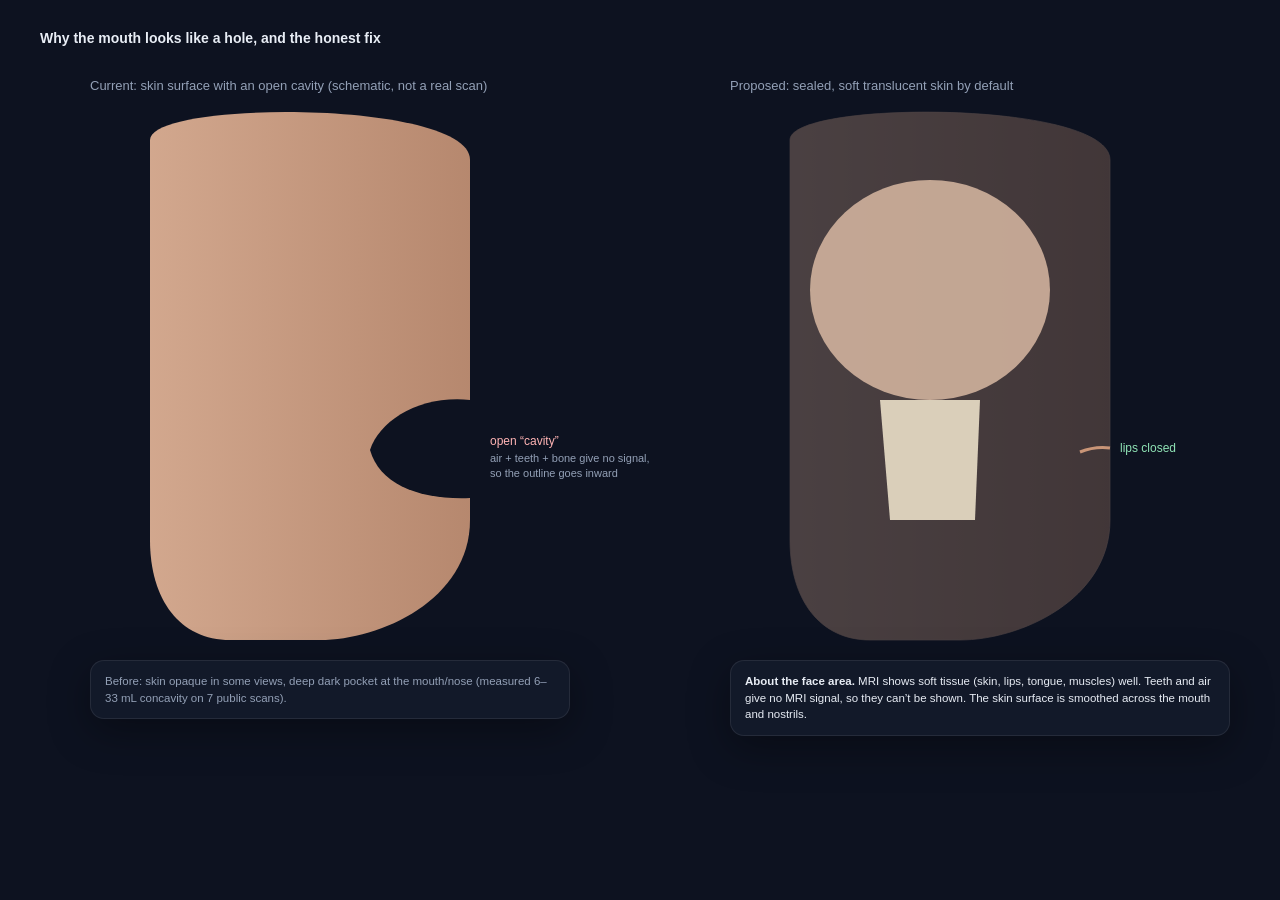
<file: design/ux_mock/a3.html>
<link rel=stylesheet href=base.css><body style="background:#0d1220">
<div style="position:absolute;left:40px;top:28px" class=h>Why the mouth looks like a hole, and the honest fix</div>
<svg width=1280 height=800 style="position:absolute;left:0;top:0">
 <defs><linearGradient id=sk x1=0 x2=1><stop offset=0 stop-color="#e8b89a"/><stop offset=1 stop-color="#c99577"/></linearGradient></defs>
 <!-- BEFORE: abstract head block with cavity -->
 <text x=90 y=90 fill="#93a0b6" font-size=13>Current: skin surface with an open cavity (schematic, not a real scan)</text>
 <path d="M150 140 C150 100 470 100 470 160 L470 520 C470 600 380 640 320 640 L230 640 C180 640 150 600 150 540 Z" fill="url(#sk)" opacity=".9"/>
 <path d="M470 400 C420 395 380 420 370 450 C380 485 420 500 470 498 Z" fill="#0d1220"/>
 <text x=490 y=445 fill="#ffb4b4" font-size=12>open “cavity”</text>
 <text x=490 y=462 fill="#93a0b6" font-size=11>air + teeth + bone give no signal,</text>
 <text x=490 y=477 fill="#93a0b6" font-size=11>so the outline goes inward</text>
 <!-- AFTER -->
 <text x=730 y=90 fill="#93a0b6" font-size=13>Proposed: sealed, soft translucent skin by default</text>
 <path d="M790 140 C790 100 1110 100 1110 160 L1110 520 C1110 600 1020 640 960 640 L870 640 C820 640 790 600 790 540 Z" fill="url(#sk)" opacity=.28 stroke="#e8b89a" stroke-opacity=".7"/>
 <ellipse cx=930 cy=290 rx=120 ry=110 fill="#d9b9a3" opacity=".85"/><path d="M880 400 L980 400 L975 520 L890 520Z" fill="#eadfc8" opacity=".9"/>
 <path d="M1110 448 C1095 446 1085 450 1080 452" stroke="#c99577" stroke-width=3 fill="none"/>
 <text x=1120 y=452 fill="#8fe3b5" font-size=12>lips closed</text>
</svg>
<div class=card style="position:absolute;left:730px;top:660px;width:500px;padding:12px 14px" >
 <div class=small><b>About the face area.</b> MRI shows soft tissue (skin, lips, tongue, muscles) well. Teeth and air give no MRI signal, so they can’t be shown. The skin surface is smoothed across the mouth and nostrils.</div></div>
<div class=card style="position:absolute;left:90px;top:660px;width:480px;padding:12px 14px"><div class="small muted">Before: skin opaque in some views, deep dark pocket at the mouth/nose (measured 6–33 mL concavity on 7 public scans).</div></div>
</body>
</file>
